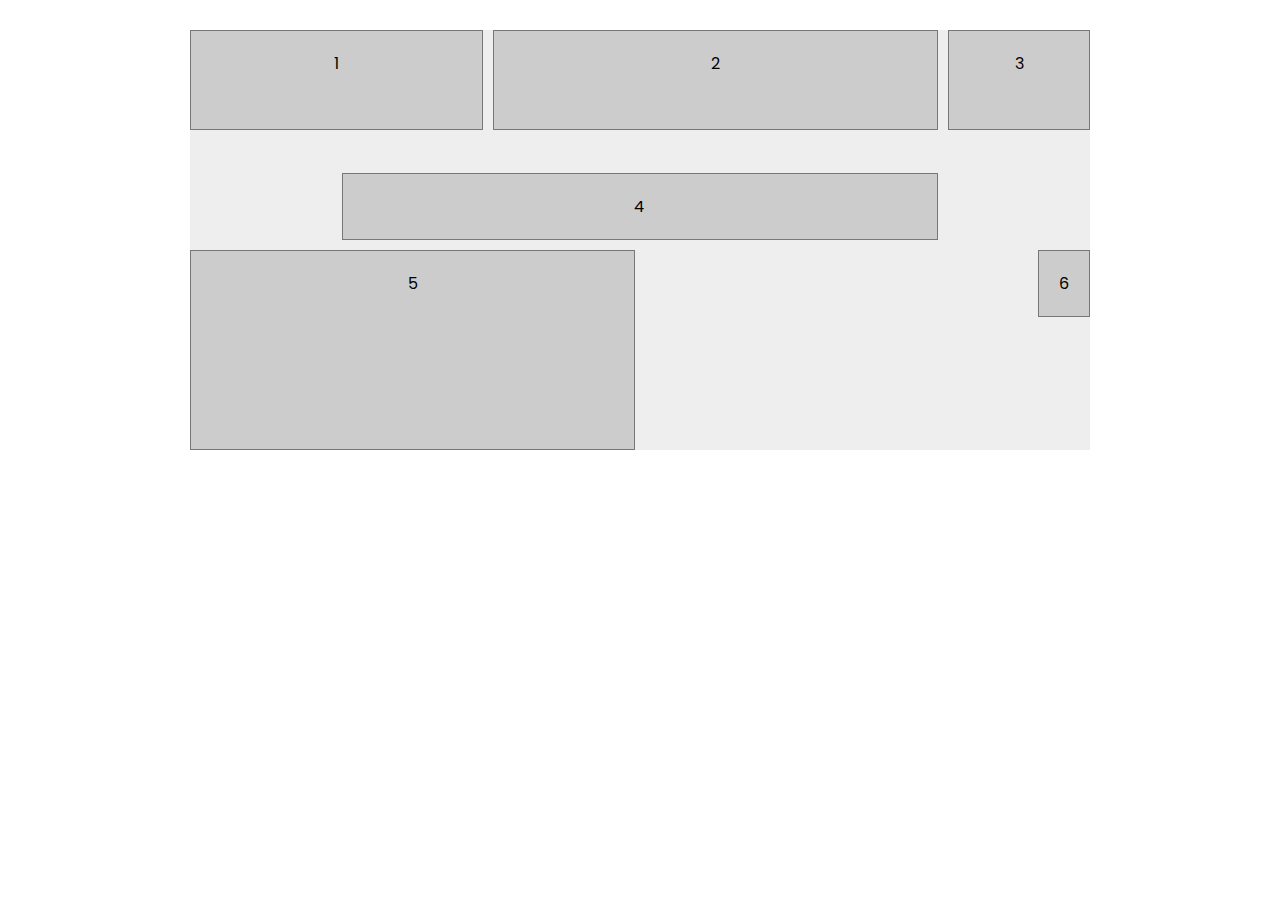
<file: Basics/index.html>
<!DOCTYPE html>
<html lang="en">
<head>
    <meta charset="UTF-8">
    <meta http-equiv="X-UA-Compatible" content="IE=edge">
    <meta name="viewport" content="width=device-width, initial-scale=1.0">
    <link rel="stylesheet" href="style.css">
    <title>Document</title>
</head>
<body>
    <div class="grid-container">
        <div>1</div>
        <div>2</div>
        <div>3</div>
        <div>4</div>
        <div>5</div>
        <div>6</div>
      </div>
</body>
</html>
</file>
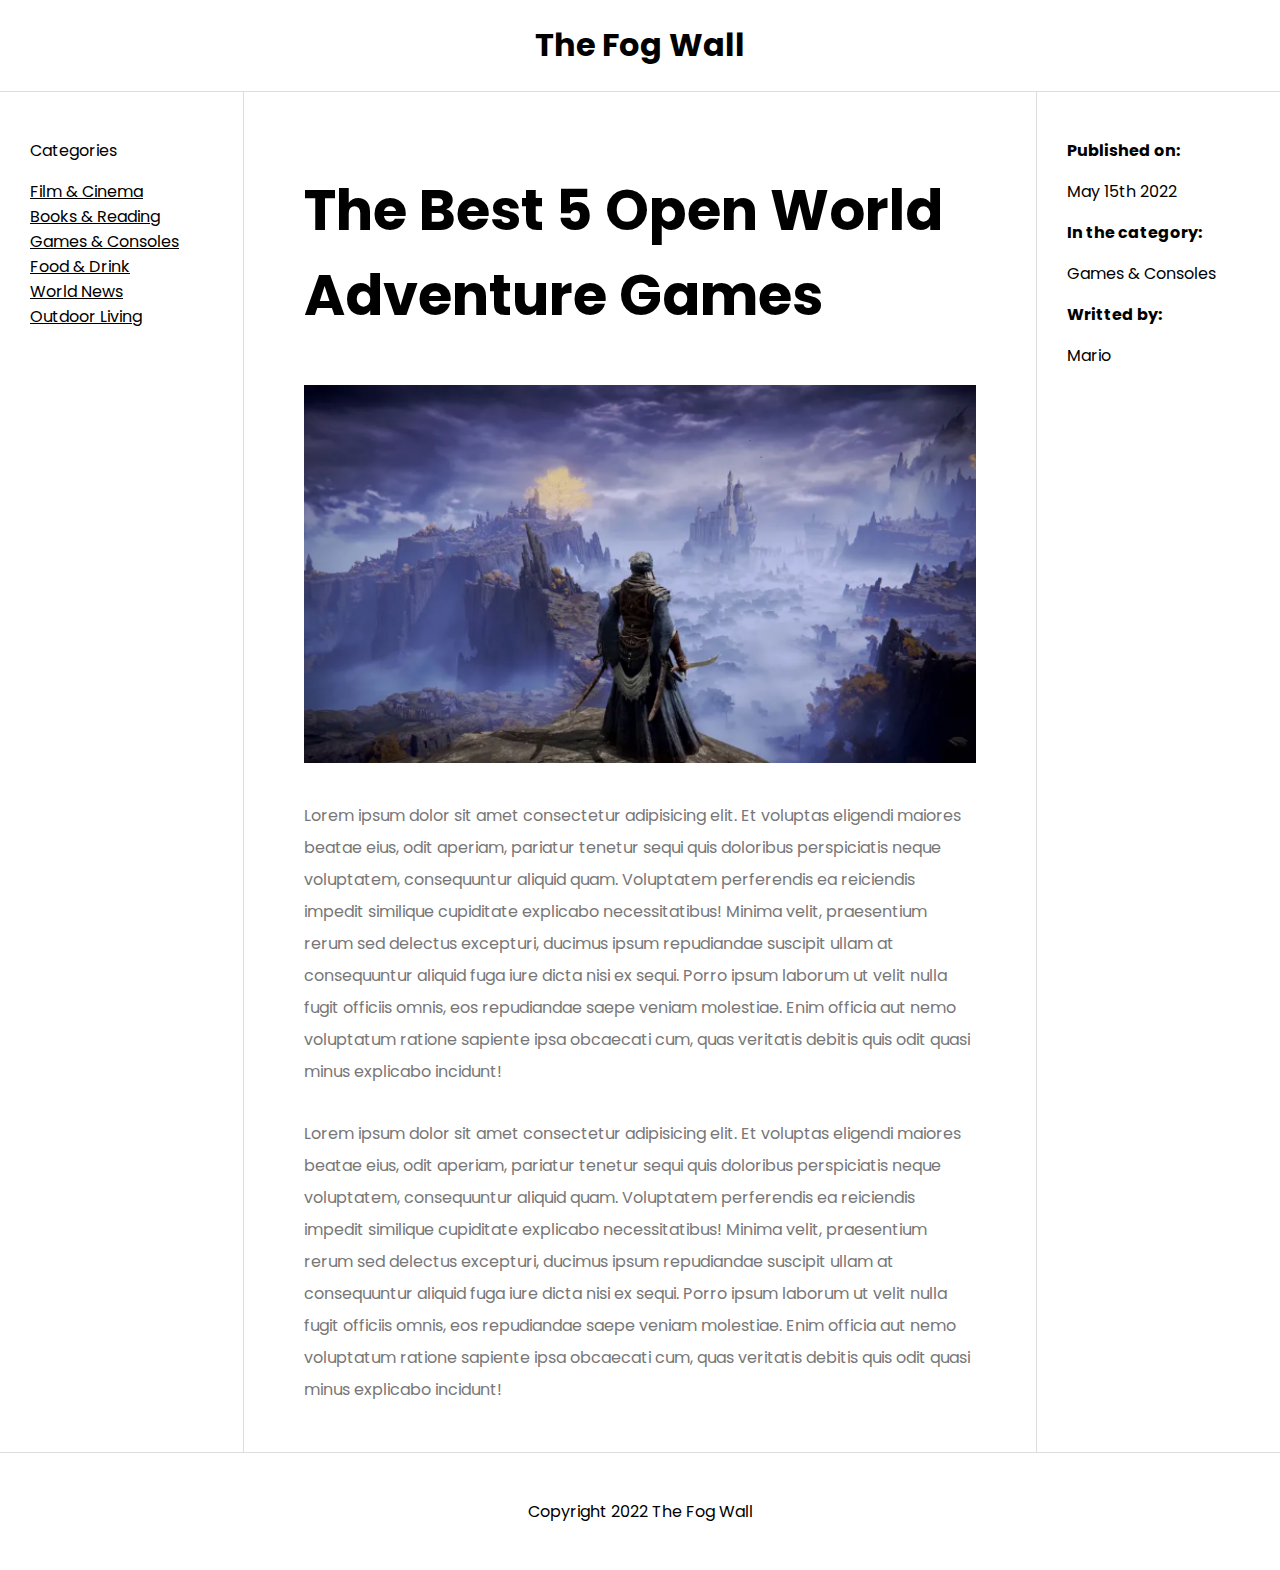
<file: Holy-Grail/index.html>
<!DOCTYPE html>
<html lang="en">
  <head>
    <meta charset="UTF-8" />
    <meta http-equiv="X-UA-Compatible" content="IE=edge" />
    <meta name="viewport" content="width=device-width, initial-scale=1.0" />
    <title>Document</title>
    <link rel="stylesheet" href="style.css">
  </head>
  <body>
    <div class="grid-container">
      <header>
        <h1>The Fog Wall</h1>
      </header>
      <nav>
        <p>Categories</p>
        <li>Film & Cinema</li>
        <li>Books & Reading</li>
        <li>Games & Consoles</li>
        <li>Food & Drink</li>
        <li>World News</li>
        <li>Outdoor Living</li>
      </nav>
      <article>
        <h2>The Best 5 Open World Adventure Games</h2>
        <img src="img/banner.png" alt="article banner" />
        <p>
          Lorem ipsum dolor sit amet consectetur adipisicing elit. Et voluptas
          eligendi maiores beatae eius, odit aperiam, pariatur tenetur sequi
          quis doloribus perspiciatis neque voluptatem, consequuntur aliquid
          quam. Voluptatem perferendis ea reiciendis impedit similique
          cupiditate explicabo necessitatibus! Minima velit, praesentium rerum
          sed delectus excepturi, ducimus ipsum repudiandae suscipit ullam at
          consequuntur aliquid fuga iure dicta nisi ex sequi. Porro ipsum
          laborum ut velit nulla fugit officiis omnis, eos repudiandae saepe
          veniam molestiae. Enim officia aut nemo voluptatum ratione sapiente
          ipsa obcaecati cum, quas veritatis debitis quis odit quasi minus
          explicabo incidunt!
        </p>
        <p>
          Lorem ipsum dolor sit amet consectetur adipisicing elit. Et voluptas
          eligendi maiores beatae eius, odit aperiam, pariatur tenetur sequi
          quis doloribus perspiciatis neque voluptatem, consequuntur aliquid
          quam. Voluptatem perferendis ea reiciendis impedit similique
          cupiditate explicabo necessitatibus! Minima velit, praesentium rerum
          sed delectus excepturi, ducimus ipsum repudiandae suscipit ullam at
          consequuntur aliquid fuga iure dicta nisi ex sequi. Porro ipsum
          laborum ut velit nulla fugit officiis omnis, eos repudiandae saepe
          veniam molestiae. Enim officia aut nemo voluptatum ratione sapiente
          ipsa obcaecati cum, quas veritatis debitis quis odit quasi minus
          explicabo incidunt!
        </p>
      </article>
      <aside>
        <ul>
          <li>
            <p><strong>Published on:</strong></p>
            <p>May 15th 2022</p>
          </li>
          <li>
            <p><strong>In the category:</strong></p>
            <p>Games & Consoles</p>
          </li>
          <li>
            <p><strong>Writted by:</strong></p>
            <p>Mario</p>
          </li>
        </ul>
      </aside>
      <footer>
        <p>Copyright 2022 The Fog Wall</p>
      </footer>
    </div>
  </body>
</html>
</file>
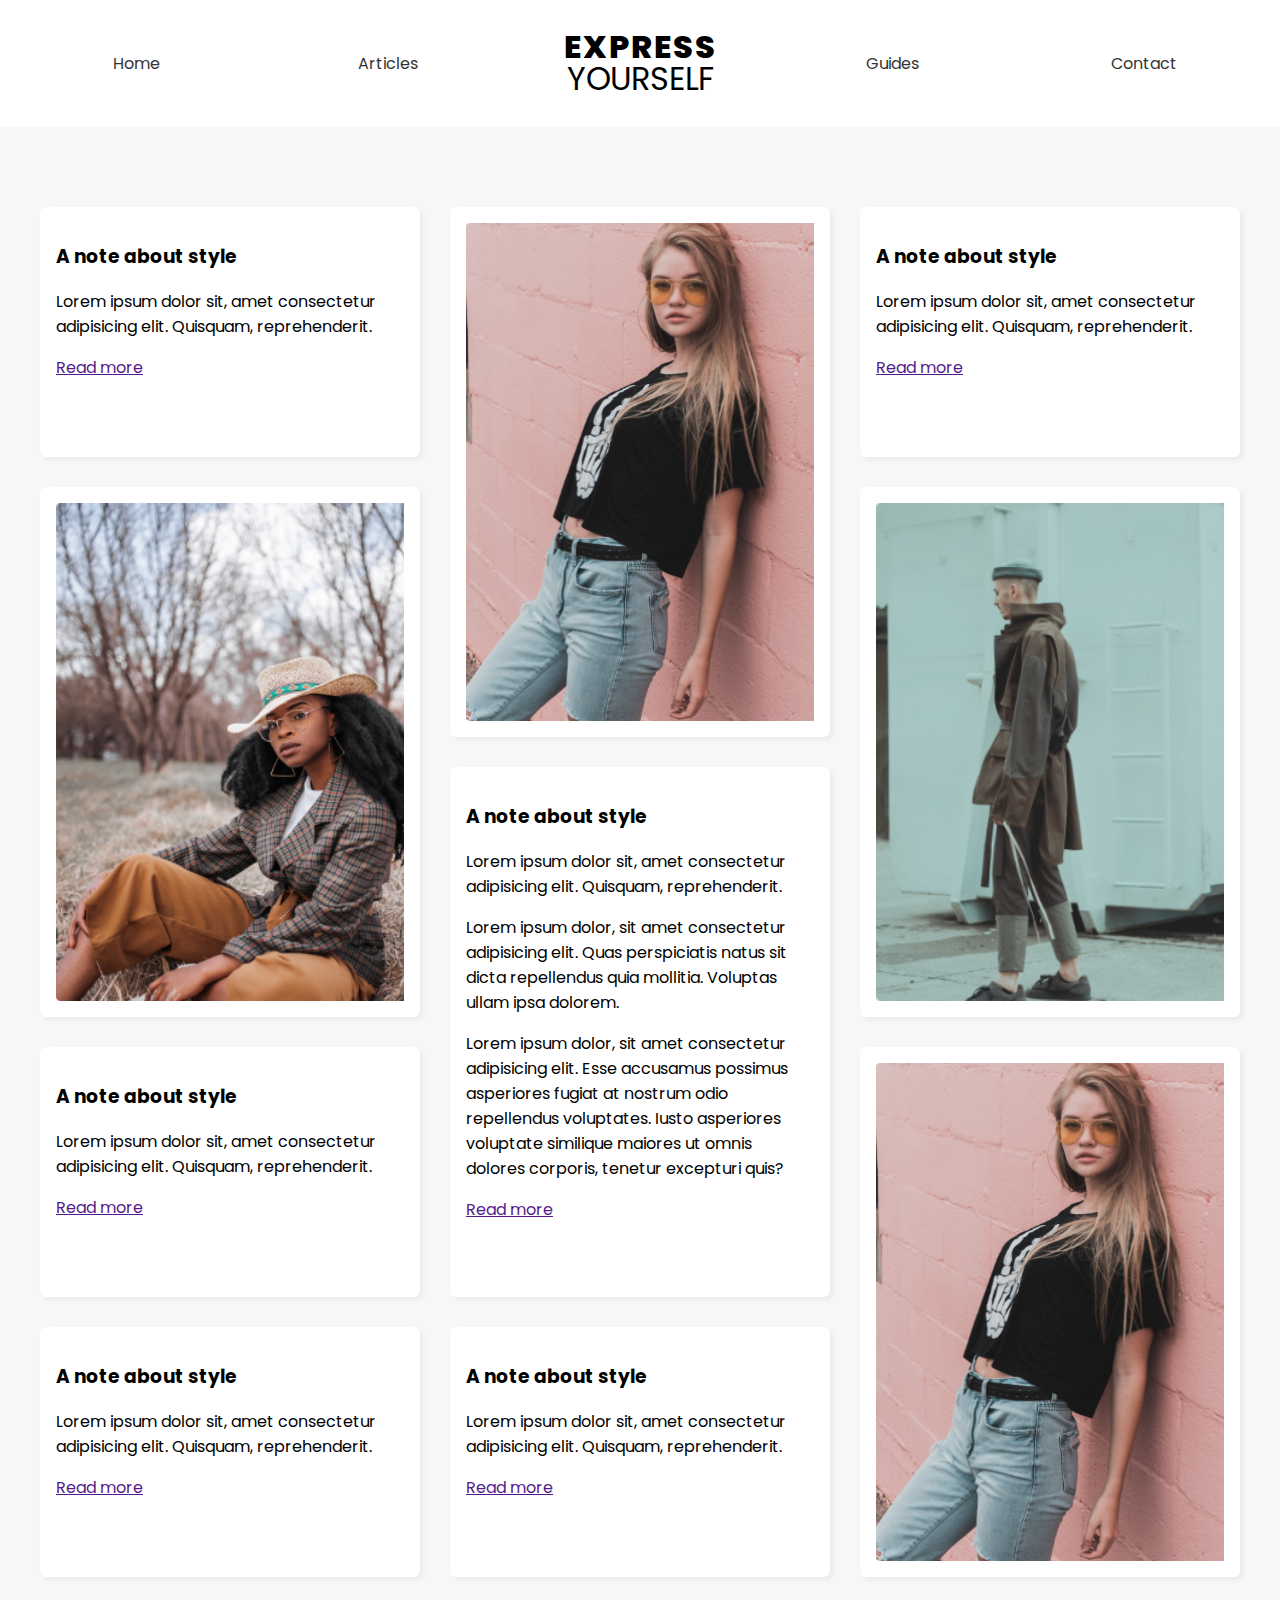
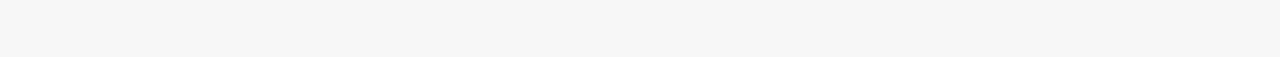
<file: Masonry/index.html>
<!DOCTYPE html>
<html lang="en">
  <head>
    <meta charset="UTF-8" />
    <meta http-equiv="X-UA-Compatible" content="IE=edge" />
    <meta name="viewport" content="width=device-width, initial-scale=1.0" />
    <title>Document</title>
    <link rel="stylesheet" href="style.css" />
  </head>
  <body>
    <header>
      <nav>
        <a href="/">Home</a>
        <a href="/">Articles</a>
        <h1>
          <div>Express</div>
          <div>Yourself</div>
        </h1>
        <a href="/">Guides</a>
        <a href="/">Contact</a>
      </nav>
    </header>
    <main>
      <div class="short">
        <h3>A note about style</h3>
        <p>
          Lorem ipsum dolor sit, amet consectetur adipisicing elit. Quisquam,
          reprehenderit.
        </p>
        <a href="">Read more</a>
      </div>
      <div class="tall">
        <img src="img/1.png" alt="model" />
      </div>
      <div class="short">
        <h3>A note about style</h3>
        <p>
          Lorem ipsum dolor sit, amet consectetur adipisicing elit. Quisquam,
          reprehenderit.
        </p>
        <a href="">Read more</a>
      </div>
      <div class="tall">
        <img src="img/2.png" alt="model" />
      </div>
      <div class="tall">
        <img src="img/3.png" alt="model" />
      </div>
      <div class="tall">
        <h3>A note about style</h3>
        <p>
          Lorem ipsum dolor sit, amet consectetur adipisicing elit. Quisquam,
          reprehenderit.
        </p>
        <p>
          Lorem ipsum dolor, sit amet consectetur adipisicing elit. Quas
          perspiciatis natus sit dicta repellendus quia mollitia. Voluptas ullam
          ipsa dolorem.
        </p>
        <p>
          Lorem ipsum dolor, sit amet consectetur adipisicing elit. Esse
          accusamus possimus asperiores fugiat at nostrum odio repellendus
          voluptates. Iusto asperiores voluptate similique maiores ut omnis
          dolores corporis, tenetur excepturi quis?
        </p>
        <a href="">Read more</a>
      </div>
      <div class="short">
        <h3>A note about style</h3>
        <p>
          Lorem ipsum dolor sit, amet consectetur adipisicing elit. Quisquam,
          reprehenderit.
        </p>
        <a href="">Read more</a>
      </div>
      <div class="tall">
        <img src="img/1.png" alt="model" />
      </div>
      <div class="short">
        <h3>A note about style</h3>
        <p>
          Lorem ipsum dolor sit, amet consectetur adipisicing elit. Quisquam,
          reprehenderit.
        </p>
        <a href="">Read more</a>
      </div>
      <div class="short">
        <h3>A note about style</h3>
        <p>
          Lorem ipsum dolor sit, amet consectetur adipisicing elit. Quisquam,
          reprehenderit.
        </p>
        <a href="">Read more</a>
      </div>
    </main>
  </body>
</html>
</file>
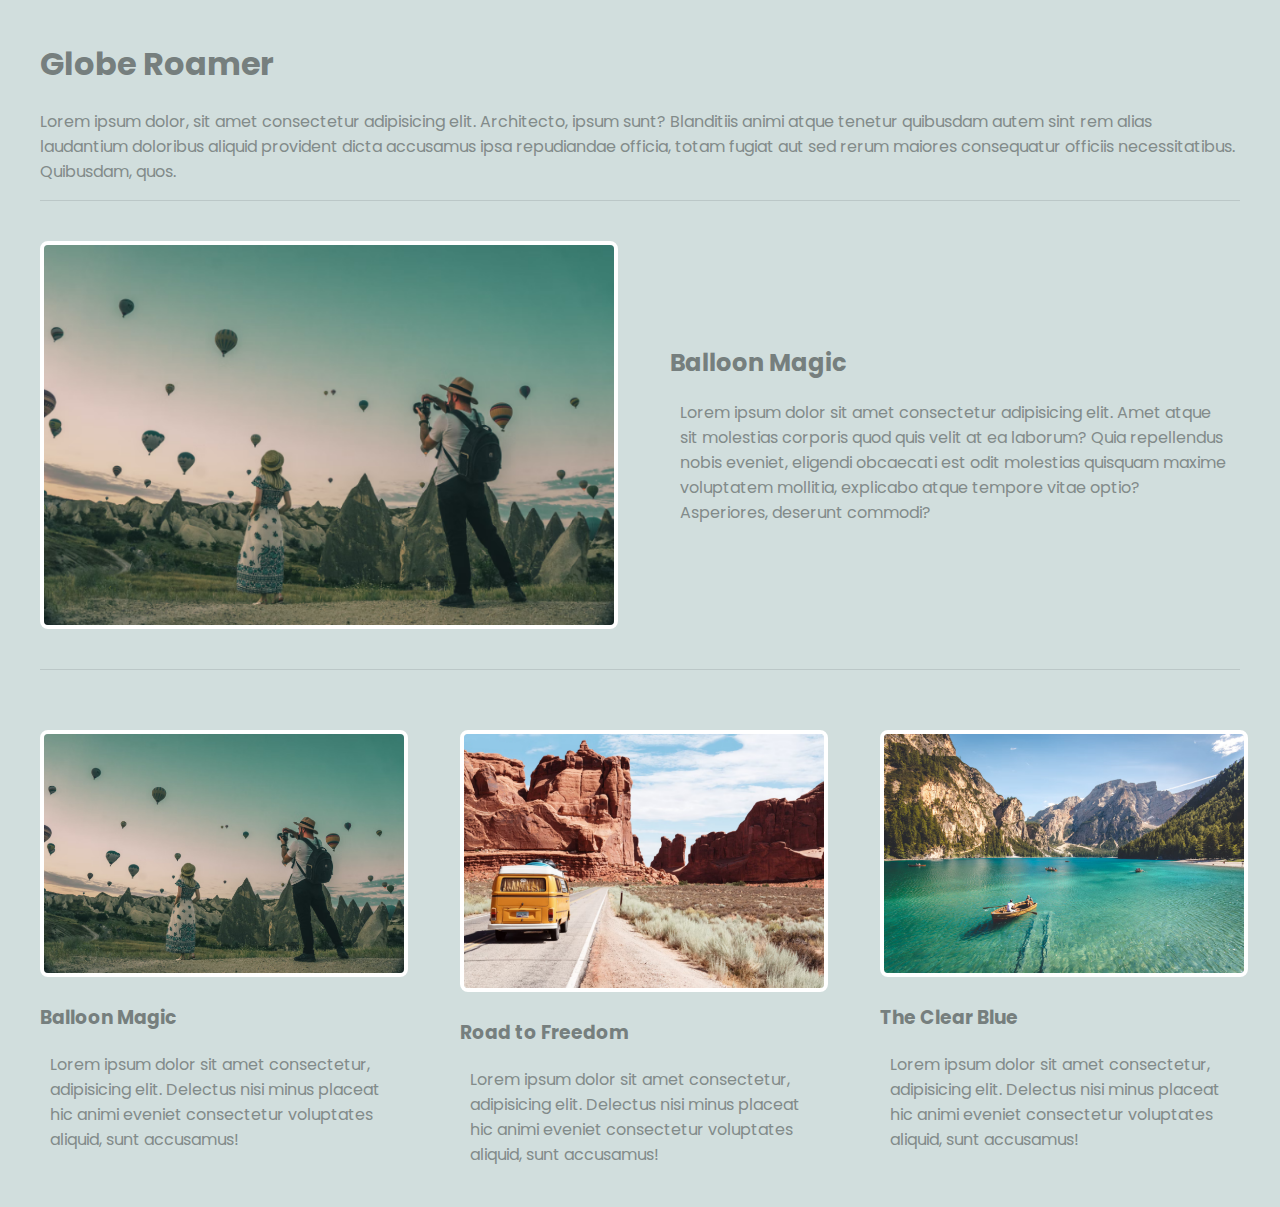
<file: multi column/index.html>
<!DOCTYPE html>
<html lang="en">
  <head>
    <meta charset="UTF-8" />
    <meta http-equiv="X-UA-Compatible" content="IE=edge" />
    <meta name="viewport" content="width=device-width, initial-scale=1.0" />
    <title>Document</title>
    <link rel="stylesheet" href="style.css" />
  </head>
  <body>
    <header>
      <h1>Globe Roamer</h1>
      <p>Lorem ipsum dolor, sit amet consectetur adipisicing elit. Architecto, ipsum sunt? Blanditiis animi atque tenetur quibusdam autem sint rem alias laudantium doloribus aliquid provident dicta accusamus ipsa repudiandae officia, totam fugiat aut sed rerum maiores consequatur officiis necessitatibus. Quibusdam, quos.</p>
    </header>
    <main class="grid-container">
      <article class="featured">
        <img src="img/1.png" alt="featured img" />
        <div>
          <h2>Balloon Magic</h2>
          <p>
            Lorem ipsum dolor sit amet consectetur adipisicing elit. Amet atque
            sit molestias corporis quod quis velit at ea laborum? Quia
            repellendus nobis eveniet, eligendi obcaecati est odit molestias
            quisquam maxime voluptatem mollitia, explicabo atque tempore vitae
            optio? Asperiores, deserunt commodi?
          </p>
        </div>
      </article>
      <article>
        <img src="img/1.png" alt="article img" />
        <div>
          <h3>Balloon Magic</h3>
          <p>
            Lorem ipsum dolor sit amet consectetur, adipisicing elit. Delectus
            nisi minus placeat hic animi eveniet consectetur voluptates aliquid,
            sunt accusamus!
          </p>
        </div>
      </article>
      <article>
        <img src="img/2.png" alt="article img" />
        <div>
          <h3>Road to Freedom</h3>
          <p>
            Lorem ipsum dolor sit amet consectetur, adipisicing elit. Delectus
            nisi minus placeat hic animi eveniet consectetur voluptates aliquid,
            sunt accusamus!
          </p>
        </div>
      </article>
      <article>
        <img src="img/3.png" alt="article img" />
        <div>
          <h3>The Clear Blue</h3>
          <p>
            Lorem ipsum dolor sit amet consectetur, adipisicing elit. Delectus
            nisi minus placeat hic animi eveniet consectetur voluptates aliquid,
            sunt accusamus!
          </p>
        </div>
      </article>
    </main>
  </body>
</html>
</file>
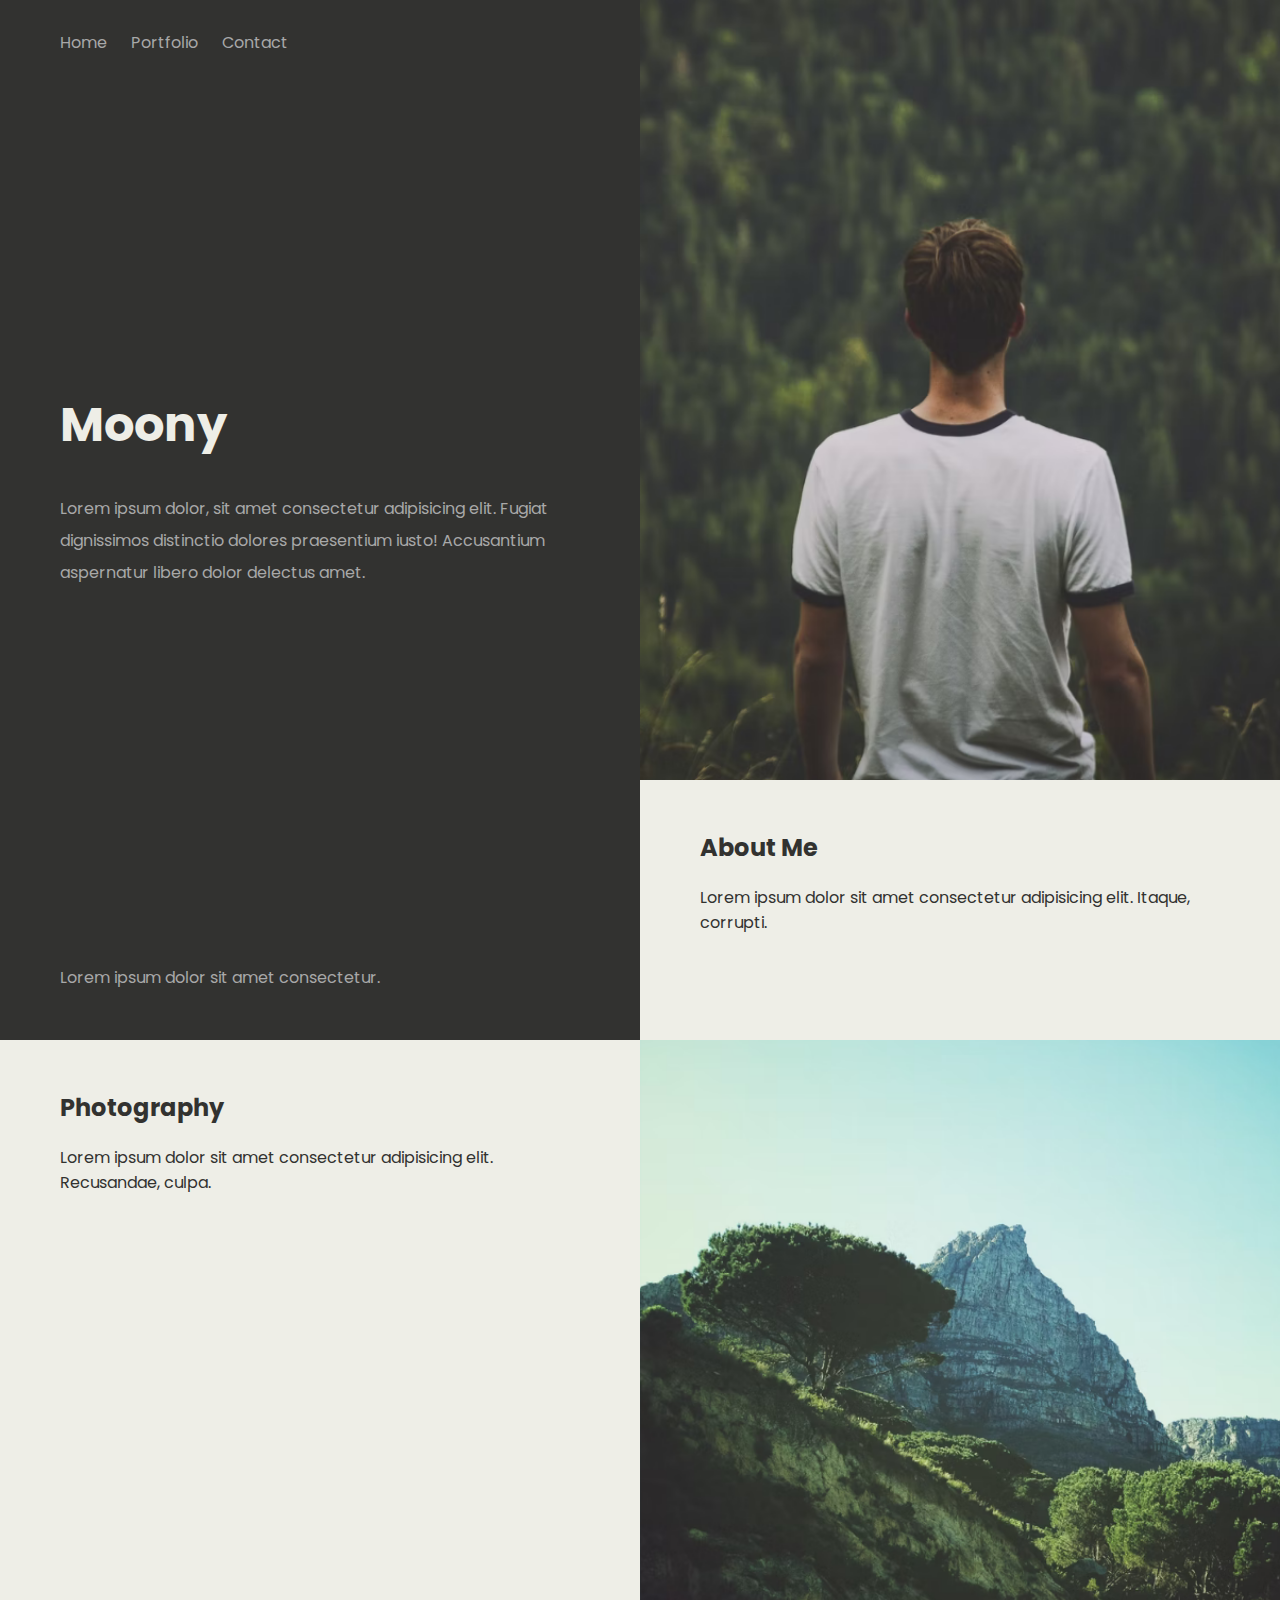
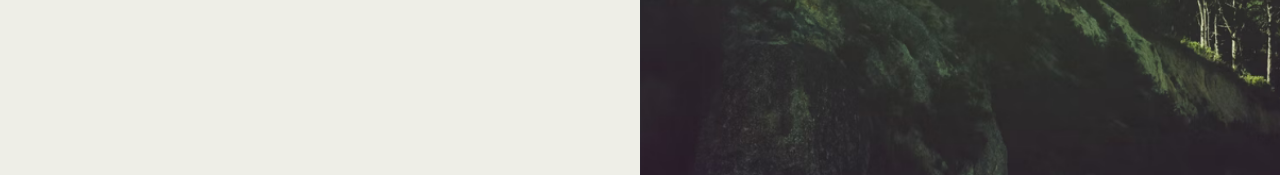
<file: Portfolio/index.html>
<!DOCTYPE html>
<html lang="en">
<head>
    <meta charset="UTF-8">
    <meta http-equiv="X-UA-Compatible" content="IE=edge">
    <meta name="viewport" content="width=device-width, initial-scale=1.0">
    <title>Document</title>
    <link rel="stylesheet" href="style.css">
</head>
<body>
    <main>
        <div class="panel welcome">
          <nav>
            <a href="">Home</a>
            <a href="">Portfolio</a>
            <a href="">Contact</a>
          </nav>
          <div>
            <h1>Moony</h1>
            <p>Lorem ipsum dolor, sit amet consectetur adipisicing elit. Fugiat dignissimos distinctio dolores praesentium iusto! Accusantium aspernatur libero dolor delectus amet.</p>
          </div>
          <footer>
            <p>Lorem ipsum dolor sit amet consectetur.</p>
          </footer>
        </div>
        <div class="panel about">
          <img src="img/1.png" alt="main pic">
          <div class="text">
            <h2>About Me</h2>
            <p>Lorem ipsum dolor sit amet consectetur adipisicing elit. Itaque, corrupti.</p>
          </div>
        </div>
        <div class="panel photos">
          <div class="text">
            <h2>Photography</h2>
            <p>Lorem ipsum dolor sit amet consectetur adipisicing elit. Recusandae, culpa.</p>
          </div>
          <img src="img/2.png" alt="landscape pic">
        </div>
</body>
</html>
</file>
<file: Basics/style.css>
@import url("https://fonts.googleapis.com/css2?family=Poppins:wght@200;400;500;600;800&family=VT323&display=swap");

body {
  margin: 30px;
  font-family: "Poppins";
}

.grid-container {
  background: #eee;
  max-width: 900px;
  margin: 0 auto;
  display: grid;
  /* grid-template-columns: 300px 300px 300px; */
  grid-template-columns: repeat(6, 1fr);
  grid-template-rows: 100px 100px 200px;
  grid-gap: 10px;
  justify-items: stretch; /* default is stretch */
  align-items: stretch; /* default is stretch */
}
.grid-container > div {
  background: #ccc;
  text-align: center;
  padding: 20px;
  border: 1px solid #777;
}
.grid-container > div:nth-child(1) {
  grid-column: 1 / span 2;
}
.grid-container > div:nth-child(2) {
  grid-column: span 3;
}
/* .grid-container > div:nth-child(3) { */
  /* grid-column: span 1; */ /* auto spans 1 without declaring it */
/* } */
.grid-container > div:nth-child(4) {
  grid-column: 2 / 6;
  align-self: end;
}
.grid-container > div:nth-child(5) {
  grid-column: span 3;
}
.grid-container > div:nth-child(6) {
  grid-column: span 3;
  justify-self: end;
  align-self: start;
}
</file>
<file: Holy-Grail/style.css>
@import url("https://fonts.googleapis.com/css2?family=Poppins:wght@200;400;500;600;800&family=VT323&display=swap");

body {
  margin: 0;
  font-family: "Poppins";
}
ul,
li {
  padding: 0;
  list-style-type: none;
}

.grid-container {
  display: grid;
  grid-template-columns: 1fr 3fr 1fr;
  column-gap: 30px;
}
header {
  grid-column: span 3;
  text-align: center;
  border-bottom: 1px solid #ddd;
}
nav {
  padding: 30px;
  border-right: 1px solid #ddd;
}
nav li {
  text-decoration: underline;
}
article {
  padding: 30px;
}
article h2 {
  font-size: 3.5em;
  max-width: 800px;
}
article img {
  width: 100%;
}
article p {
  margin-top: 30px;
  line-height: 2em;
  color: #777;
}
aside {
  padding: 30px;
  border-left: 1px solid #ddd;
}
footer {
  grid-column: span 3;
  text-align: center;
  border-top: 1px solid #ddd;
  padding: 30px;
}

/* responsive */
@media screen and (max-width: 1200px) {
  nav {
    grid-column: span 3;
    border-right: 0;
    border-bottom: 1px solid #ddd;
  }
  nav li {
    display: inline-block;
    margin-right: 10px;
  }
  article {
    grid-column: span 2;
  }
  aside {
    padding: 16px;
  }
}

@media screen and (max-width: 980px) {
  nav,
  article,
  aside {
    grid-column: span 3;
  }
  aside {
    border-left: 0;
    border-top: 1px solid #ddd;
  }
  article h2 {
    font-size: 2.5em;
  }
}
</file>
<file: Masonry/style.css>
@import url("https://fonts.googleapis.com/css2?family=Poppins:wght@200;400;500;600;800&family=VT323&display=swap");

body {
  margin: 0;
  font-family: "Poppins";
  background: #f7f7f7;
}

header {
  background: #fff;
  padding: 10px;
}
nav {
  max-width: 1400px;
  margin: 0 auto;
  display: grid;
  grid-template-columns: repeat(5, 1fr);
  align-items: center;
  text-align: center;
}
nav a {
  text-decoration: none;
  color: #333;
}
nav h1 {
  text-transform: uppercase;
  line-height: 1em;
}
nav h1 div:first-child {
  font-weight: 800;
  letter-spacing: 1.5px;
}
nav h1 div:last-child {
  font-weight: 400;
}
main {
  max-width: 1200px;
  margin: 60px auto;
  padding: 20px;
  display: grid;
  grid-template-columns: 1fr 1fr 1fr;
  grid-auto-rows: 250px;
  gap: 30px;
}
main div {
  overflow: hidden;
  background: #fff;
  border-radius: 6px;
  border: 16px solid #fff;
  box-shadow: 3px 3px 5px rgba(0, 0, 0, 0.05);
}
main img {
  min-width: 100%;
  height: 100%;
}
main .short {
  grid-row: span 1;
}
main .tall {
  grid-row: span 2;
}

@media screen and (max-width: 960px) {
  main {
    grid-template-columns: 1fr 1fr;
  }
}

@media screen and (max-width: 620px) {
  main {
    grid-template-columns: 1fr;
    max-width: 400px;
    margin-top: 20px;
  }
  nav {
    grid-template-columns: repeat(4, 1fr);
  }
  nav h1 {
    grid-column: 1 / span 4;
    grid-row: 1;
  }
}
</file>
<file: multi column/style.css>
@import url('https://fonts.googleapis.com/css2?family=Poppins:wght@200;400;500;600;800&family=VT323&display=swap');

body {
  margin: 20px;
  font-family: "Poppins";
  background: #d1dedd;
}
ul, li {
  padding: 0;
  list-style-type: none;
}
h1,h2,h3 {
  color: #767f7e;
}
p {
  color: #828b8a;
}

header {
  max-width: 1200px;
  margin: 40px auto;
  border-bottom: 1px solid #bbc7c7;
}
.grid-container {
  display: grid;
  grid-template-columns: 1fr 1fr 1fr;
  gap: 60px;
  max-width: 1200px;
  margin: 20px auto;
}
article.featured {
  grid-column: span 3;
  display: grid;
  grid-template-columns: 1fr 1fr;
  gap: 60px;
  align-items: center;
  border-bottom: 1px solid #bbc7c7;
  padding-bottom: 40px;
}
article img, article.featured img {
  width: 100%;
  border: 4px solid #fff;
  border-radius: 8px;
}
article p, .article h3 {
  margin: 20px 10px;
}

/* responsive */
@media screen and (max-width: 980px) {
  article {
    grid-column: span 3;
    display: grid;
    grid-template-columns: 1fr 1fr;
    gap: 60px;
    align-items: center;
  }
}

@media screen and (max-width: 760px) {
  article, article.featured {
    display: block;
    margin: 0 20px;
  }
}
</file>
<file: Portfolio/style.css>
@import url("https://fonts.googleapis.com/css2?family=Poppins:wght@200;400;500;600;800&family=VT323&display=swap");

body {
  margin: 0;
  font-family: "Poppins";
}

main {
  display: grid;
  grid-template-columns: 1.2fr 1fr 1fr;
  min-height: 100%;
}
.panel {
  display: grid;
  grid-template-columns: 1fr;
}
.panel .text {
  background: #eeeee7;
  color: #323230;
  padding: 30px 60px;
}

/* welcome panel */
.panel.welcome {
  background: #323230;
  padding: 30px 60px;
  grid-auto-rows: 1fr;
}
.panel.welcome nav a {
  color: #a8a8a8;
  text-decoration: none;
  margin-right: 20px;
}
.panel.welcome p {
  color: #a8a8a8;
  max-width: 540px;
  line-height: 2em;
}
.panel.welcome h1 {
  color: #eeeee7;
  font-size: 3em;
}
.panel.welcome footer {
  align-self: end;
}

/* about panel */
.panel.about {
  grid-template-rows: 3fr 1fr;
  overflow: hidden;
}
.panel.about img {
  min-height: 100%;
  min-width: 100%;
}

/* photos panel */
.panel.photos {
  grid-template-rows: 1fr 3fr;
  overflow: hidden;
}
.panel.photos img {
  min-height: 100%;
  min-width: 100%;
}

@media screen and (max-width: 1400px) {
  main {
    grid-template-columns: 1fr 1fr;
  }
  .panel.photos {
    grid-column: span 2;
    grid-template-columns: 1fr 1fr;
    grid-template-rows: 1fr;
  }
}
@media screen and (max-width: 960px) {
  main {
    grid-template-columns: 1fr;
    grid-template-rows: 500px 400px 400px;
  }
  .panel.about {
    grid-column: span 2;
    grid-template-columns: 1fr 1fr;
    grid-template-rows: 1fr;
  }
  .panel img {
    width: 100%;
  }
}
@media screen and (max-width: 680px) {
  main {
    grid-template-rows: 700px 600px 600px;
  }
  .panel.about,
  .panel.photos {
    grid-column: span 1;
    grid-template-columns: 1fr;
    grid-template-rows: 1fr 1fr;
    border-bottom: 1px solid #dcdcd0;
  }

  .panel img {
    width: 100%;
  }
}
</file>
